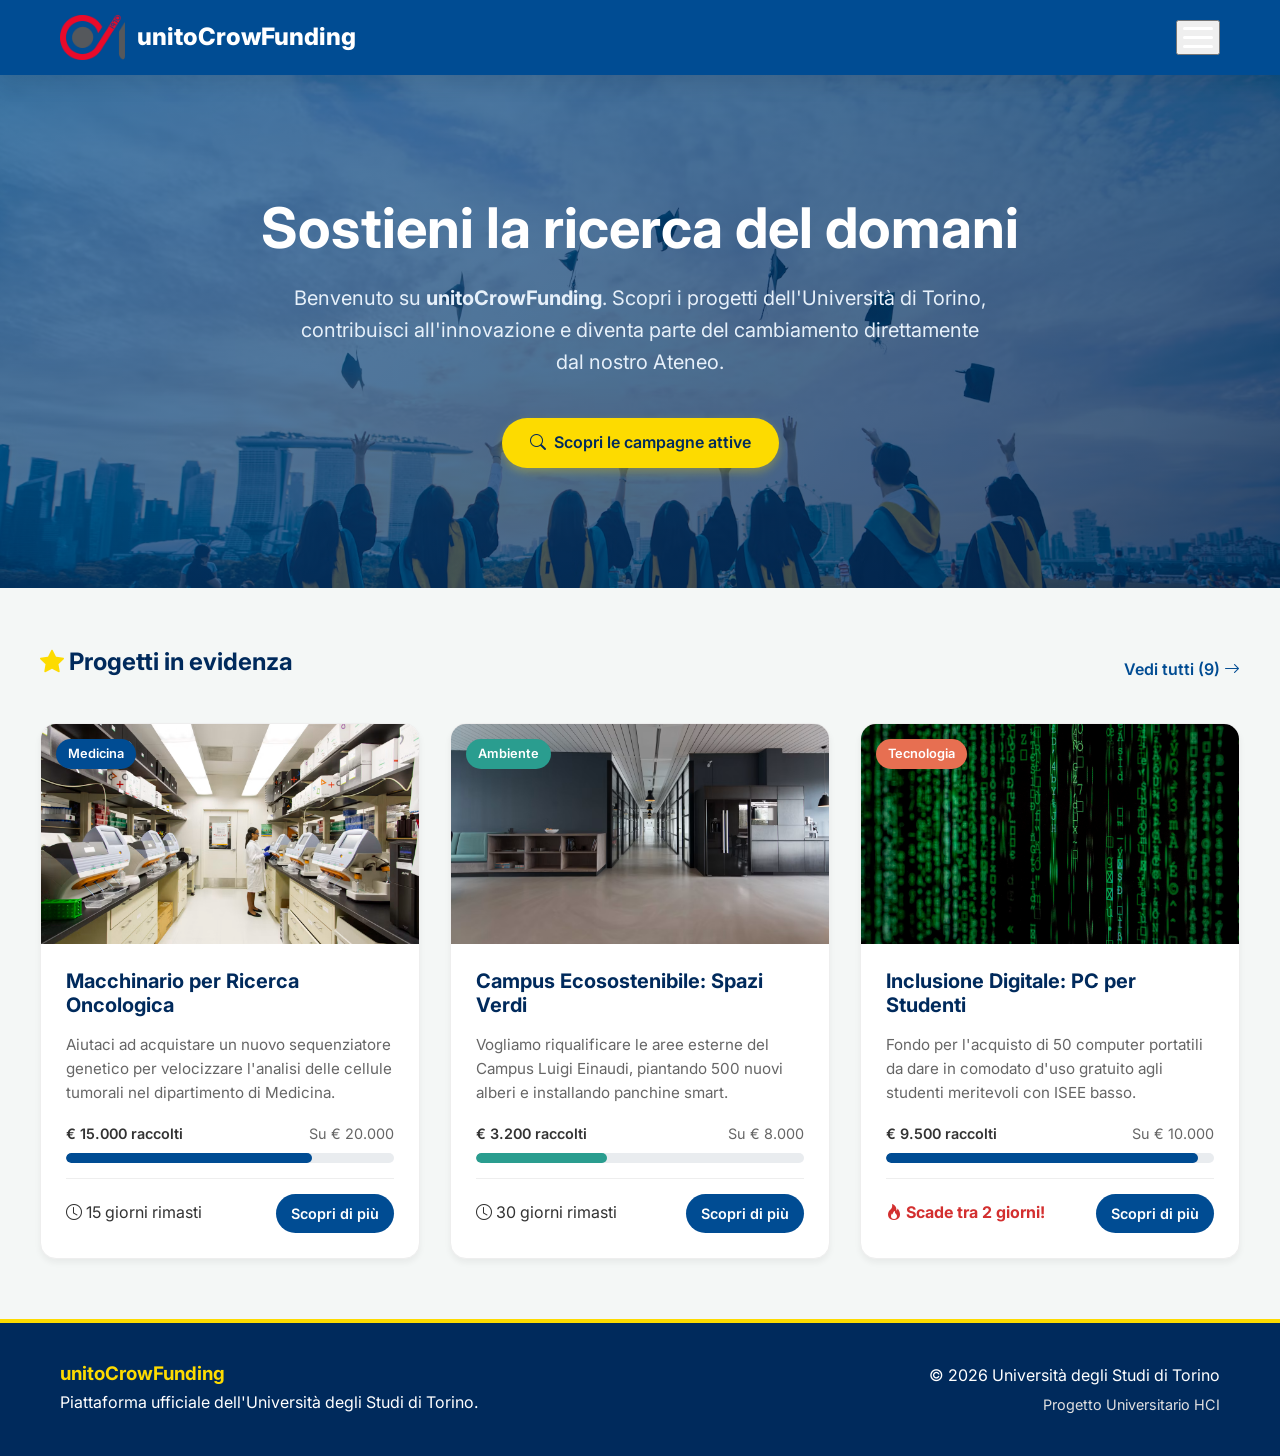
<file: Assignement_2/index.html>
<!DOCTYPE html>
<html lang="it">
<head>
    <meta charset="UTF-8">
    <meta name="viewport" content="width=device-width, initial-scale=1.0">
    <title>unitoCrowFunding - Università di Torino</title>
    <link rel="stylesheet" href="https://cdn.jsdelivr.net/npm/bootstrap-icons@1.10.5/font/bootstrap-icons.css">
    <link rel="stylesheet" href="css/style.css">
</head>
<body>
    <div class="overlay-bg"></div>
    <nav class="navbar">
        <div class="container nav-container">
            <a href="index.html" class="brand">
                <img src="img/logo-unito.png" alt="Logo UniTo">
                unitoCrowFunding
            </a>
            <!-- HAMBURGER ICONA GLOBALE -->
            <button class="hamburger" aria-label="Apri menu di navigazione">
                <span></span><span></span><span></span>
            </button>
            <!-- MENU LATERALE -->
            <ul class="nav-links">
                <li><a href="index.html" class="active"><span class="bi bi-house-door me-2" aria-hidden="true"></span> Home</a></li>
                <li><a href="esplora.html"><span class="bi bi-compass me-2" aria-hidden="true"></span> Esplora Progetti</a></li>
                <li><a href="proponi.html"><span class="bi bi-plus-circle me-2" aria-hidden="true"></span> Proponi Progetto</a></li>
                <li><a href="faq.html"><span class="bi bi-question-circle me-2" aria-hidden="true"></span> FAQ</a></li>
                
                <li style="margin-top: auto;"><a href="#" class="btn btn-outline" style="width: 100%;"><span class="bi bi-person" aria-hidden="true"></span> Accedi</a></li>
                <li><a href="#" class="btn btn-warning" style="width: 100%;"><span class="bi bi-lightning-charge-fill" aria-hidden="true"></span> Registrati</a></li>
            </ul>
        </div>
    </nav>

    <header class="hero">
        <div class="container">
            <h1>Sostieni la ricerca del domani</h1>
            <p>Benvenuto su <strong>unitoCrowFunding</strong>. Scopri i progetti dell'Università di Torino, contribuisci all'innovazione e diventa parte del cambiamento direttamente dal nostro Ateneo.</p>
            <a href="esplora.html" class="btn btn-warning"><span class="bi bi-search" aria-hidden="true"></span> Scopri le campagne attive</a>
        </div>
    </header>

    <main class="main-content container">
        <div class="flex-between">
            <h2><span class="bi bi-star-fill" style="color: var(--unito-yellow);" aria-hidden="true"></span> Progetti in evidenza</h2>
            <a href="esplora.html" style="font-weight: 600;">Vedi tutti (9) <span class="bi bi-arrow-right" aria-hidden="true"></span></a>
        </div>
        
        <div class="grid grid-3" id="projects-grid">
            <a href="progetto.html#onco" class="card-link" aria-label="Vai al progetto Macchinario per Ricerca Oncologica">
                <article class="card">
                    <div class="badge">Medicina</div>
                    <div class="card-img">
                        <img src="img/onco.jpg" alt="Ricercatore che utilizza un sequenziatore genetico">
                    </div>
                    <div class="card-content">
                        <h3 class="card-title">Macchinario per Ricerca Oncologica</h3>
                        <p class="card-desc">Aiutaci ad acquistare un nuovo sequenziatore genetico per velocizzare l'analisi delle cellule tumorali nel dipartimento di Medicina.</p>
                        <div class="card-footer">
                            <div class="progress-stats">
                                <span>€ 15.000 raccolti</span>
                                <span style="color: #666666; font-weight: normal;">Su € 20.000</span>
                            </div>
                            <div class="progress-track">
                                <div class="progress-fill blue" data-width="75%" style="width: 0;"></div>
                            </div>
                            <div class="card-meta">
                                <span><span class="bi bi-clock" aria-hidden="true"></span> 15 giorni rimasti</span>
                                <span class="btn btn-primary" style="padding: 8px 15px; font-size: 0.9rem;">Scopri di più</span>
                            </div>
                        </div>
                    </div>
                </article>
            </a>

            <a href="progetto.html#campus" class="card-link" aria-label="Vai al progetto Campus Ecosostenibile">
                <article class="card">
                    <div class="badge green">Ambiente</div>
                    <div class="card-img">
                        <img src="img/campus.jpg" alt="Aree verdi del Campus Luigi Einaudi">
                    </div>
                    <div class="card-content">
                        <h3 class="card-title">Campus Ecosostenibile: Spazi Verdi</h3>
                        <p class="card-desc">Vogliamo riqualificare le aree esterne del Campus Luigi Einaudi, piantando 500 nuovi alberi e installando panchine smart.</p>
                        <div class="card-footer">
                            <div class="progress-stats">
                                <span>€ 3.200 raccolti</span>
                                <span style="color: #666666; font-weight: normal;">Su € 8.000</span>
                            </div>
                            <div class="progress-track">
                                <div class="progress-fill" data-width="40%" style="width: 0;"></div>
                            </div>
                            <div class="card-meta">
                                <span><span class="bi bi-clock" aria-hidden="true"></span> 30 giorni rimasti</span>
                                <span class="btn btn-primary" style="padding: 8px 15px; font-size: 0.9rem;">Scopri di più</span>
                            </div>
                        </div>
                    </div>
                </article>
            </a>

            <a href="progetto.html#inclusione" class="card-link" aria-label="Vai al progetto Inclusione Digitale">
                <article class="card">
                    <div class="badge orange">Tecnologia</div>
                    <div class="card-img">
                        <img src="img/inclusione.jpg" alt="Studenti che utilizzano computer portatili">
                    </div>
                    <div class="card-content">
                        <h3 class="card-title">Inclusione Digitale: PC per Studenti</h3>
                        <p class="card-desc">Fondo per l'acquisto di 50 computer portatili da dare in comodato d'uso gratuito agli studenti meritevoli con ISEE basso.</p>
                        <div class="card-footer">
                            <div class="progress-stats">
                                <span>€ 9.500 raccolti</span>
                                <span style="color: #666666; font-weight: normal;">Su € 10.000</span>
                            </div>
                            <div class="progress-track">
                                <div class="progress-fill blue" data-width="95%" style="width: 0;"></div>
                            </div>
                            <div class="card-meta">
                                <span style="color: #d32f2f; font-weight: bold;"><span class="bi bi-fire" aria-hidden="true"></span> Scade tra 2 giorni!</span>
                                <span class="btn btn-primary" style="padding: 8px 15px; font-size: 0.9rem;">Scopri di più</span>
                            </div>
                        </div>
                    </div>
                </article>
            </a>
        </div>
    </main>

    <!-- Aggiunto background-color inline per far calcolare il contrasto ad AChecker -->
    <footer style="background-color: #002a5c;">
        <div class="container flex-between" style="flex-wrap: wrap; gap: 20px;">
            <div>
                <h3 style="color: #fddb00; margin-bottom: 5px;">unitoCrowFunding</h3>
                <p style="color: #ffffff; margin-bottom: 0;">Piattaforma ufficiale dell'Università degli Studi di Torino.</p>
            </div>
            <div style="text-align: right;">
                <p style="margin-bottom: 5px; color: #ffffff;">&copy; 2026 Università degli Studi di Torino</p>
                <p style="margin-bottom: 0; font-size: 0.9rem; color: #e0e0e0;">Progetto Universitario HCI</p>
            </div>
        </div>
    </footer>
    <script src="js/script.js"></script>
</body>
</html>
</file>
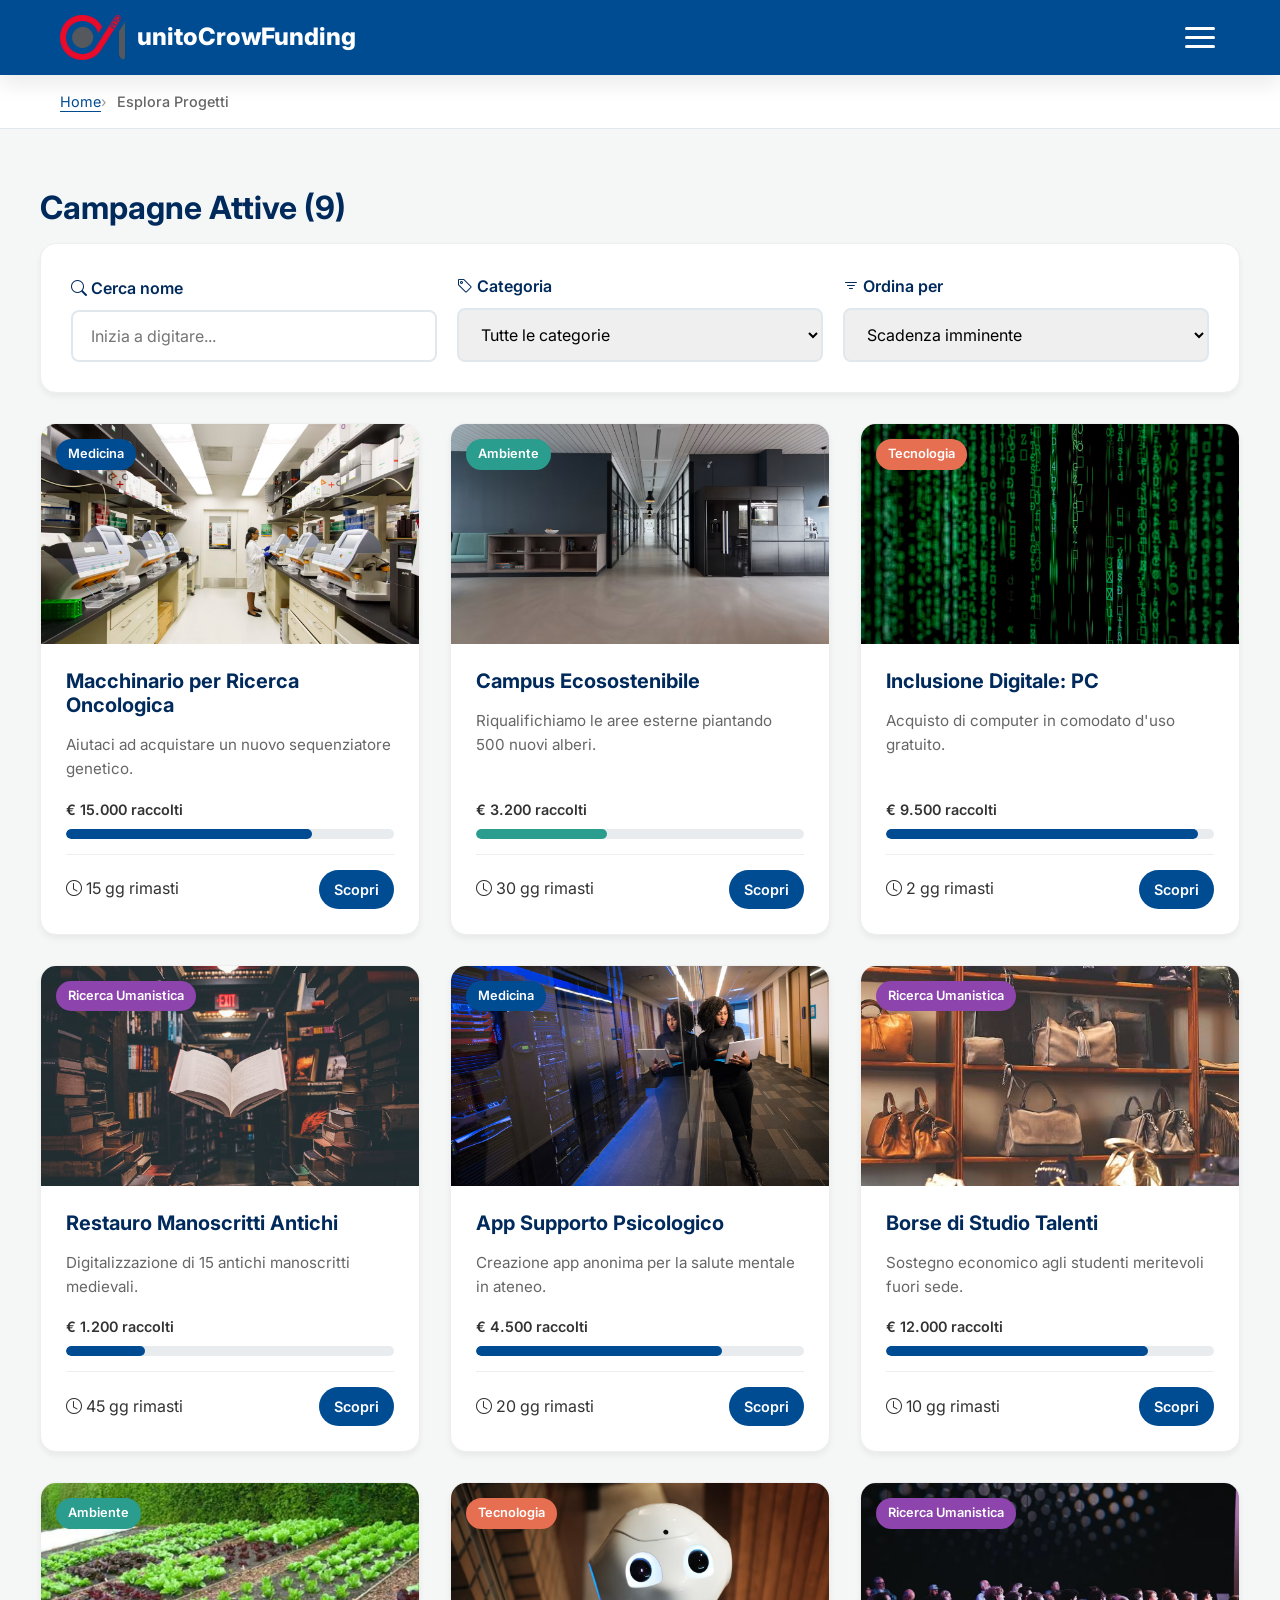
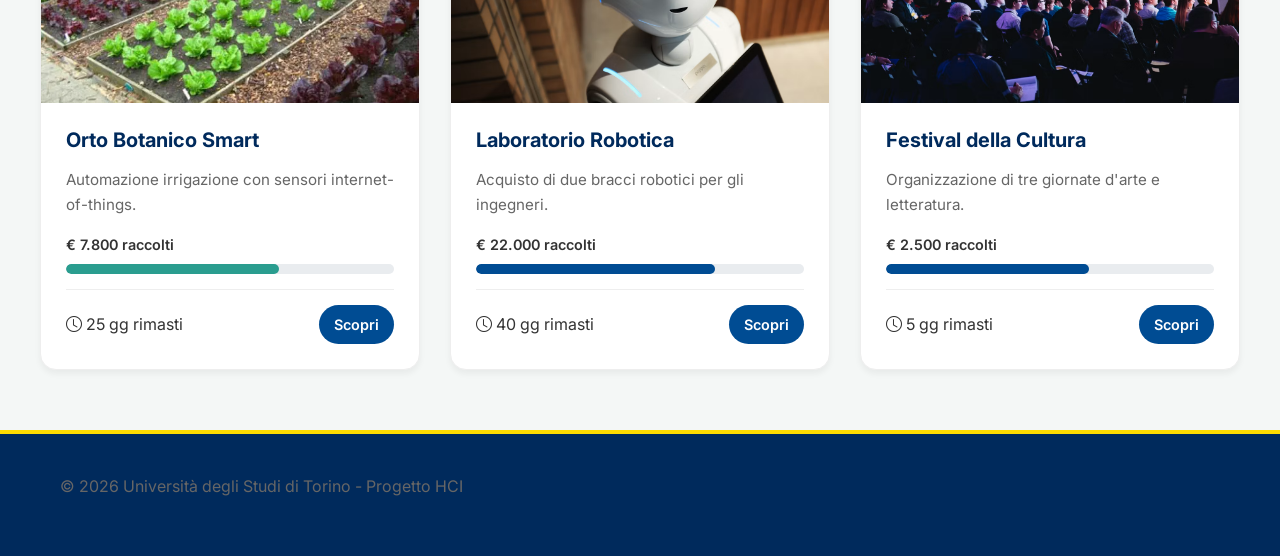
<file: Assignement_2/esplora.html>
<!DOCTYPE html>
<html lang="it">
<head>
    <meta charset="UTF-8">
    <meta name="viewport" content="width=device-width, initial-scale=1.0">
    <title>Esplora 9 Progetti - unitoCrowFunding</title>
    <link rel="stylesheet" href="https://cdn.jsdelivr.net/npm/bootstrap-icons@1.10.5/font/bootstrap-icons.css">
    <link rel="stylesheet" href="css/style.css">
</head>
<body>
    <div class="overlay-bg"></div>
    <nav class="navbar">
        <div class="container nav-container">
            <a href="index.html" class="brand">
                <img src="img/logo-unito.png" alt="Logo UniTo">
                unitoCrowFunding
            </a>
            <div class="hamburger">
                <span></span><span></span><span></span>
            </div>
            <ul class="nav-links">
                <li><a href="index.html"><i class="bi bi-house-door me-2"></i> Home</a></li>
                <li><a href="esplora.html" class="active"><i class="bi bi-compass me-2"></i> Esplora Progetti</a></li>
                <li><a href="proponi.html"><i class="bi bi-plus-circle me-2"></i> Proponi Progetto</a></li>
                <li><a href="faq.html"><i class="bi bi-question-circle me-2"></i> FAQ</a></li>
                <li style="margin-top: auto;"><a href="#" class="btn btn-outline" style="width: 100%;"><i class="bi bi-person"></i> Accedi</a></li>
                <li><a href="#" class="btn btn-warning" style="width: 100%;"><i class="bi bi-lightning-charge-fill"></i> Registrati</a></li>
            </ul>
        </div>
    </nav>

    <div class="breadcrumb-wrap">
        <div class="container">
            <ul class="breadcrumb">
                <li><a href="index.html">Home</a></li>
                <li class="active">Esplora Progetti</li>
            </ul>
        </div>
    </div>

    <main class="main-content container">
        <h1>Campagne Attive (9)</h1>

        <!-- FILTRI E AUTO-SUGGEST FUNZIONANTI -->
        <div class="filters-card">
            <form style="display: grid; grid-template-columns: repeat(auto-fit, minmax(200px, 1fr)); gap: 20px; align-items: end;">
                <div class="form-group" style="margin-bottom: 0;">
                    <label class="form-label" for="search"><i class="bi bi-search"></i> Cerca nome</label>
                    <input type="text" class="form-control" id="search" placeholder="Inizia a digitare..." autocomplete="off">
                    <ul id="suggestions" class="suggestions-list"></ul>
                </div>
                <div class="form-group" style="margin-bottom: 0;">
                    <label class="form-label" for="cat"><i class="bi bi-tag"></i> Categoria</label>
                    <select class="form-control" id="cat">
                        <option>Tutte le categorie</option>
                        <option>Medicina</option>
                        <option>Ambiente</option>
                        <option>Tecnologia</option>
                        <option>Ricerca Umanistica</option>
                    </select>
                </div>
                <div class="form-group" style="margin-bottom: 0;">
                    <label class="form-label" for="sort"><i class="bi bi-filter"></i> Ordina per</label>
                    <select class="form-control" id="sort">
                        <option>Scadenza imminente</option>
                        <option>Più recenti</option>
                        <option>Vicini all'obiettivo</option>
                    </select>
                </div>
            </form>
        </div>

        <div class="grid grid-3" id="projects-grid">
            <a href="progetto.html#onco" class="card-link project-card" data-title="Macchinario per Ricerca Oncologica" data-category="Medicina" data-days="15" data-progress="75">
                <article class="card">
                    <div class="badge">Medicina</div>
                    <div class="card-img"><img src="img/onco.jpg" alt="Onco"></div>
                    <div class="card-content">
                        <h3 class="card-title">Macchinario per Ricerca Oncologica</h3>
                        <p class="card-desc">Aiutaci ad acquistare un nuovo sequenziatore genetico.</p>
                        <div class="card-footer">
                            <div class="progress-stats"><span>€ 15.000 raccolti</span></div>
                            <div class="progress-track"><div class="progress-fill blue" data-width="75%"></div></div>
                            <div class="card-meta"><span><i class="bi bi-clock"></i> 15 gg rimasti</span><span class="btn btn-primary" style="padding: 8px 15px; font-size: 0.9rem;">Scopri</span></div>
                        </div>
                    </div>
                </article>
            </a>
            
            <a href="progetto.html#campus" class="card-link project-card" data-title="Campus Ecosostenibile: Spazi Verdi" data-category="Ambiente" data-days="30" data-progress="40">
                <article class="card">
                    <div class="badge green">Ambiente</div>
                    <div class="card-img"><img src="img/campus.jpg" alt="Campus"></div>
                    <div class="card-content">
                        <h3 class="card-title">Campus Ecosostenibile</h3>
                        <p class="card-desc">Riqualifichiamo le aree esterne piantando 500 nuovi alberi.</p>
                        <div class="card-footer">
                            <div class="progress-stats"><span>€ 3.200 raccolti</span></div>
                            <div class="progress-track"><div class="progress-fill" data-width="40%"></div></div>
                            <div class="card-meta"><span><i class="bi bi-clock"></i> 30 gg rimasti</span><span class="btn btn-primary" style="padding: 8px 15px; font-size: 0.9rem;">Scopri</span></div>
                        </div>
                    </div>
                </article>
            </a>
            
            <a href="progetto.html#inclusione" class="card-link project-card" data-title="Inclusione Digitale: PC per Studenti" data-category="Tecnologia" data-days="2" data-progress="95">
                <article class="card">
                    <div class="badge orange">Tecnologia</div>
                    <div class="card-img"><img src="img/inclusione.jpg" alt="PC"></div>
                    <div class="card-content">
                        <h3 class="card-title">Inclusione Digitale: PC</h3>
                        <p class="card-desc">Acquisto di computer in comodato d'uso gratuito.</p>
                        <div class="card-footer">
                            <div class="progress-stats"><span>€ 9.500 raccolti</span></div>
                            <div class="progress-track"><div class="progress-fill blue" data-width="95%"></div></div>
                            <div class="card-meta"><span><i class="bi bi-clock"></i> 2 gg rimasti</span><span class="btn btn-primary" style="padding: 8px 15px; font-size: 0.9rem;">Scopri</span></div>
                        </div>
                    </div>
                </article>
            </a>

            <a href="progetto.html#manoscritti" class="card-link project-card" data-title="Restauro Manoscritti Antichi" data-category="Ricerca Umanistica" data-days="45" data-progress="24">
                <article class="card">
                    <div class="badge purple">Ricerca Umanistica</div>
                    <div class="card-img"><img src="img/manoscritti.jpg" alt="Manoscritti"></div>
                    <div class="card-content">
                        <h3 class="card-title">Restauro Manoscritti Antichi</h3>
                        <p class="card-desc">Digitalizzazione di 15 antichi manoscritti medievali.</p>
                        <div class="card-footer">
                            <div class="progress-stats"><span>€ 1.200 raccolti</span></div>
                            <div class="progress-track"><div class="progress-fill blue" data-width="24%"></div></div>
                            <div class="card-meta"><span><i class="bi bi-clock"></i> 45 gg rimasti</span><span class="btn btn-primary" style="padding: 8px 15px; font-size: 0.9rem;">Scopri</span></div>
                        </div>
                    </div>
                </article>
            </a>

            <a href="progetto.html#app_psi" class="card-link project-card" data-title="App Supporto Psicologico Studenti" data-category="Medicina" data-days="20" data-progress="75">
                <article class="card">
                    <div class="badge">Medicina</div>
                    <div class="card-img"><img src="img/app_psi.jpg" alt="Psicologia"></div>
                    <div class="card-content">
                        <h3 class="card-title">App Supporto Psicologico</h3>
                        <p class="card-desc">Creazione app anonima per la salute mentale in ateneo.</p>
                        <div class="card-footer">
                            <div class="progress-stats"><span>€ 4.500 raccolti</span></div>
                            <div class="progress-track"><div class="progress-fill blue" data-width="75%"></div></div>
                            <div class="card-meta"><span><i class="bi bi-clock"></i> 20 gg rimasti</span><span class="btn btn-primary" style="padding: 8px 15px; font-size: 0.9rem;">Scopri</span></div>
                        </div>
                    </div>
                </article>
            </a>

            <a href="progetto.html#borse" class="card-link project-card" data-title="Borse di Studio Talenti" data-category="Ricerca Umanistica" data-days="10" data-progress="80">
                <article class="card">
                    <div class="badge purple">Ricerca Umanistica</div>
                    <div class="card-img"><img src="img/borse.jpg" alt="Borse"></div>
                    <div class="card-content">
                        <h3 class="card-title">Borse di Studio Talenti</h3>
                        <p class="card-desc">Sostegno economico agli studenti meritevoli fuori sede.</p>
                        <div class="card-footer">
                            <div class="progress-stats"><span>€ 12.000 raccolti</span></div>
                            <div class="progress-track"><div class="progress-fill blue" data-width="80%"></div></div>
                            <div class="card-meta"><span><i class="bi bi-clock"></i> 10 gg rimasti</span><span class="btn btn-primary" style="padding: 8px 15px; font-size: 0.9rem;">Scopri</span></div>
                        </div>
                    </div>
                </article>
            </a>

            <a href="progetto.html#orto" class="card-link project-card" data-title="Orto Botanico Smart IoT" data-category="Ambiente" data-days="25" data-progress="65">
                <article class="card">
                    <div class="badge green">Ambiente</div>
                    <div class="card-img"><img src="img/orto.jpg" alt="Orto"></div>
                    <div class="card-content">
                        <h3 class="card-title">Orto Botanico Smart</h3>
                        <p class="card-desc">Automazione irrigazione con sensori internet-of-things.</p>
                        <div class="card-footer">
                            <div class="progress-stats"><span>€ 7.800 raccolti</span></div>
                            <div class="progress-track"><div class="progress-fill" data-width="65%"></div></div>
                            <div class="card-meta"><span><i class="bi bi-clock"></i> 25 gg rimasti</span><span class="btn btn-primary" style="padding: 8px 15px; font-size: 0.9rem;">Scopri</span></div>
                        </div>
                    </div>
                </article>
            </a>

            <a href="progetto.html#robotica" class="card-link project-card" data-title="Laboratorio Robotica Avanzata" data-category="Tecnologia" data-days="40" data-progress="73">
                <article class="card">
                    <div class="badge orange">Tecnologia</div>
                    <div class="card-img"><img src="img/robotica.jpg" alt="Robot"></div>
                    <div class="card-content">
                        <h3 class="card-title">Laboratorio Robotica</h3>
                        <p class="card-desc">Acquisto di due bracci robotici per gli ingegneri.</p>
                        <div class="card-footer">
                            <div class="progress-stats"><span>€ 22.000 raccolti</span></div>
                            <div class="progress-track"><div class="progress-fill blue" data-width="73%"></div></div>
                            <div class="card-meta"><span><i class="bi bi-clock"></i> 40 gg rimasti</span><span class="btn btn-primary" style="padding: 8px 15px; font-size: 0.9rem;">Scopri</span></div>
                        </div>
                    </div>
                </article>
            </a>

            <a href="progetto.html#festival" class="card-link project-card" data-title="Festival della Cultura Studentesca" data-category="Ricerca Umanistica" data-days="5" data-progress="62">
                <article class="card">
                    <div class="badge purple">Ricerca Umanistica</div>
                    <div class="card-img"><img src="img/festival.jpg" alt="Festival"></div>
                    <div class="card-content">
                        <h3 class="card-title">Festival della Cultura</h3>
                        <p class="card-desc">Organizzazione di tre giornate d'arte e letteratura.</p>
                        <div class="card-footer">
                            <div class="progress-stats"><span>€ 2.500 raccolti</span></div>
                            <div class="progress-track"><div class="progress-fill blue" data-width="62%"></div></div>
                            <div class="card-meta"><span><i class="bi bi-clock"></i> 5 gg rimasti</span><span class="btn btn-primary" style="padding: 8px 15px; font-size: 0.9rem;">Scopri</span></div>
                        </div>
                    </div>
                </article>
            </a>
        </div>
    </main>

    <footer>
        <div class="container text-center">
            <p>&copy; 2026 Università degli Studi di Torino - Progetto HCI</p>
        </div>
    </footer>
    <script src="js/script.js"></script>
</body>
</html>
</file>
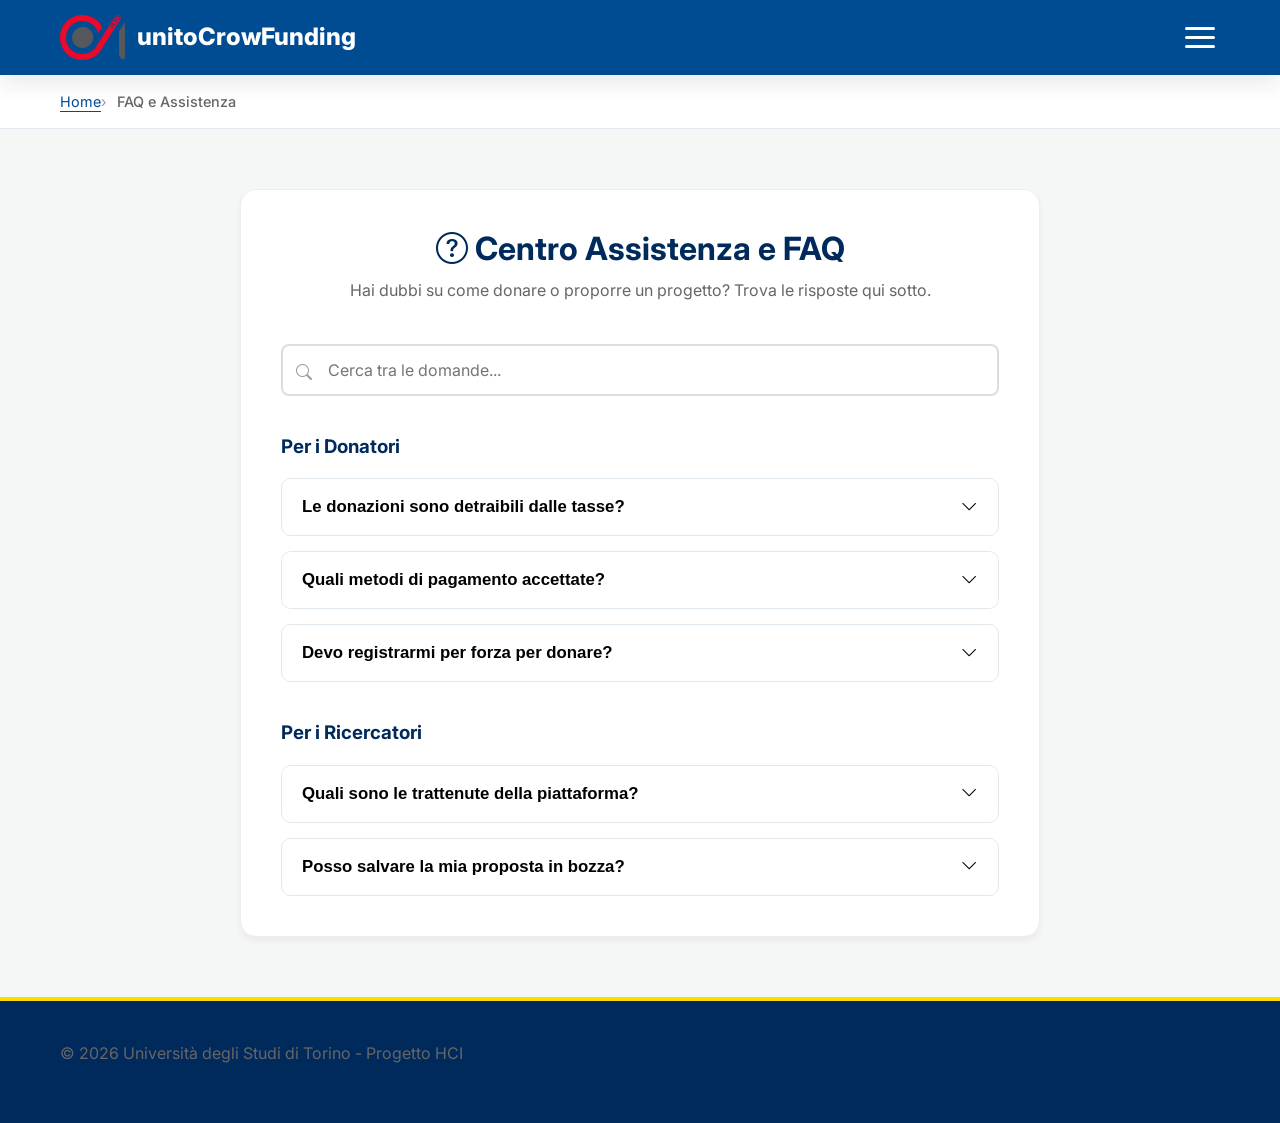
<file: Assignement_2/faq.html>
<!DOCTYPE html>
<html lang="it">
<head>
    <meta charset="UTF-8">
    <meta name="viewport" content="width=device-width, initial-scale=1.0">
    <title>FAQ - unitoCrowFunding</title>
    <link rel="stylesheet" href="https://cdn.jsdelivr.net/npm/bootstrap-icons@1.10.5/font/bootstrap-icons.css">
    <link rel="stylesheet" href="css/style.css">
</head>
<body>
    <div class="overlay-bg"></div>
    <nav class="navbar">
        <div class="container nav-container">
            <a href="index.html" class="brand">
                <img src="img/logo-unito.png" alt="Logo UniTo">
                unitoCrowFunding
            </a>
            <div class="hamburger">
                <span></span><span></span><span></span>
            </div>
            <ul class="nav-links">
                <li><a href="index.html"><i class="bi bi-house-door me-2"></i> Home</a></li>
                <li><a href="esplora.html"><i class="bi bi-compass me-2"></i> Esplora Progetti</a></li>
                <li><a href="proponi.html"><i class="bi bi-plus-circle me-2"></i> Proponi Progetto</a></li>
                <li><a href="faq.html" class="active"><i class="bi bi-question-circle me-2"></i> FAQ</a></li>
                <li style="margin-top: auto;"><a href="#" class="btn btn-outline" style="width: 100%;"><i class="bi bi-person"></i> Accedi</a></li>
                <li><a href="#" class="btn btn-warning" style="width: 100%;"><i class="bi bi-lightning-charge-fill"></i> Registrati</a></li>
            </ul>
        </div>
    </nav>

    <div class="breadcrumb-wrap">
        <div class="container">
            <ul class="breadcrumb">
                <li><a href="index.html">Home</a></li>
                <li class="active">FAQ e Assistenza</li>
            </ul>
        </div>
    </div>

    <main class="main-content container" style="max-width: 800px;">
        
        <div style="background: var(--white); padding: 40px; border-radius: 16px; box-shadow: var(--shadow-sm); border: 1px solid #eee;">
            <h1 style="margin-bottom: 10px; text-align: center;"><i class="bi bi-question-circle text-primary me-2"></i> Centro Assistenza e FAQ</h1>
            <p style="text-align: center; margin-bottom: 40px; color: var(--text-light);">Hai dubbi su come donare o proporre un progetto? Trova le risposte qui sotto.</p>
            
            <!-- BARRA DI RICERCA (z-index corretto a 100 per non sovrapporsi alla navbar) -->
            <div class="form-group" style="position: relative; margin-bottom: 40px; z-index: 100;">
                <i class="bi bi-search" style="position: absolute; left: 15px; top: 16px; color: #999;"></i>
                <input type="text" id="faq-search" class="form-control" placeholder="Cerca tra le domande..." style="padding-left: 45px; border-color: #ddd;" autocomplete="off">
                <!-- Pannello Suggerimenti -->
                <ul id="faq-suggestions" style="position: absolute; top: 100%; left: 0; width: 100%; background: #fff; border: 1px solid #ced4da; border-radius: 8px; box-shadow: 0 10px 20px rgba(0,0,0,0.12); list-style: none; padding: 0; margin-top: 5px; max-height: 250px; overflow-y: auto; display: none;"></ul>
            </div>
            
            <h3 style="margin-bottom: 20px; color: var(--unito-dark-blue);">Per i Donatori</h3>
            <div class="accordion" style="margin-bottom: 40px;">
                <div class="accordion-item">
                    <button class="accordion-header">Le donazioni sono detraibili dalle tasse? <i class="bi bi-chevron-down"></i></button>
                    <div class="accordion-content">
                        <div class="accordion-body">Sì, essendo versate a un ente pubblico (Università degli Studi di Torino), le donazioni sono deducibili/detraibili secondo le normative vigenti. Entro 48 ore riceverai la ricevuta fiscale valida.</div>
                    </div>
                </div>
                <div class="accordion-item">
                    <button class="accordion-header">Quali metodi di pagamento accettate? <i class="bi bi-chevron-down"></i></button>
                    <div class="accordion-content">
                        <div class="accordion-body">Accettiamo tutte le principali Carte di Credito/Debito tramite il sistema Stripe e bonifico bancario diretto tramite PagoPA.</div>
                    </div>
                </div>
                <div class="accordion-item">
                    <button class="accordion-header">Devo registrarmi per forza per donare? <i class="bi bi-chevron-down"></i></button>
                    <div class="accordion-content">
                        <div class="accordion-body">Assolutamente no (Regola HCI 3). È possibile effettuare una donazione "Ospite" inserendo unicamente i propri dati di pagamento e un'email per ricevere la ricevuta, senza obbligo di creare un account con password.</div>
                    </div>
                </div>
            </div>

            <h3 style="margin-bottom: 20px; color: var(--unito-dark-blue);">Per i Ricercatori</h3>
            <div class="accordion">
                <div class="accordion-item">
                    <button class="accordion-header">Quali sono le trattenute della piattaforma? <i class="bi bi-chevron-down"></i></button>
                    <div class="accordion-content">
                        <div class="accordion-body">Per i progetti interni UniTo <strong>non ci sono trattenute aggiuntive</strong> per l'utilizzo della piattaforma unitoCrowFunding.</div>
                    </div>
                </div>
                <div class="accordion-item">
                    <button class="accordion-header">Posso salvare la mia proposta in bozza? <i class="bi bi-chevron-down"></i></button>
                    <div class="accordion-content">
                        <div class="accordion-body">Sì, il sistema permette di salvare automaticamente il lavoro in bozza. Clicca l'apposito pulsante nel form per non perdere i dati.</div>
                    </div>
                </div>
            </div>

        </div>

    </main>

    <footer>
        <div class="container text-center">
            <p>&copy; 2026 Università degli Studi di Torino - Progetto HCI</p>
        </div>
    </footer>
    <script src="js/script.js"></script>

    <script>
        document.addEventListener("DOMContentLoaded", function () {
            const searchInput = document.getElementById('faq-search');
            const suggestionsList = document.getElementById('faq-suggestions');
            const accordionItems = document.querySelectorAll('.accordion-item');

            if (searchInput && suggestionsList) {
                searchInput.addEventListener('input', function () {
                    const query = this.value.toLowerCase().trim();
                    suggestionsList.innerHTML = '';
                    
                    if (query.length === 0) {
                        suggestionsList.style.display = 'none';
                        accordionItems.forEach(item => item.style.display = 'block');
                        return;
                    }

                    let matches = 0;
                    accordionItems.forEach(item => {
                        const questionBtn = item.querySelector('.accordion-header');
                        const questionText = questionBtn.textContent.trim();
                        
                        if (questionText.toLowerCase().includes(query)) {
                            matches++;
                            
                            const li = document.createElement('li');
                            li.style.cssText = "padding: 12px 18px; cursor: pointer; border-bottom: 1px solid #f8f9fa; font-weight: 500; color: #333; transition: background 0.2s;";
                            li.innerHTML = `<i class="bi bi-search me-2" style="color: #999;"></i> ${questionText}`;
                            
                            li.addEventListener('mouseenter', () => { li.style.backgroundColor = '#e6f0fa'; li.style.color = '#004c93'; });
                            li.addEventListener('mouseleave', () => { li.style.backgroundColor = 'transparent'; li.style.color = '#333'; });

                            li.addEventListener('click', () => {
                                searchInput.value = questionText;
                                suggestionsList.style.display = 'none';
                                
                                accordionItems.forEach(acc => {
                                    if (acc === item) {
                                        acc.style.display = 'block';
                                    } else {
                                        acc.style.display = 'none';
                                    }
                                });
                            });
                            
                            suggestionsList.appendChild(li);
                        }
                    });

                    suggestionsList.style.display = matches > 0 ? 'block' : 'none';
                });

                document.addEventListener('click', (e) => {
                    if (!searchInput.contains(e.target) && !suggestionsList.contains(e.target)) {
                        suggestionsList.style.display = 'none';
                    }
                });
            }
        });
    </script>
</body>
</html>
</file>
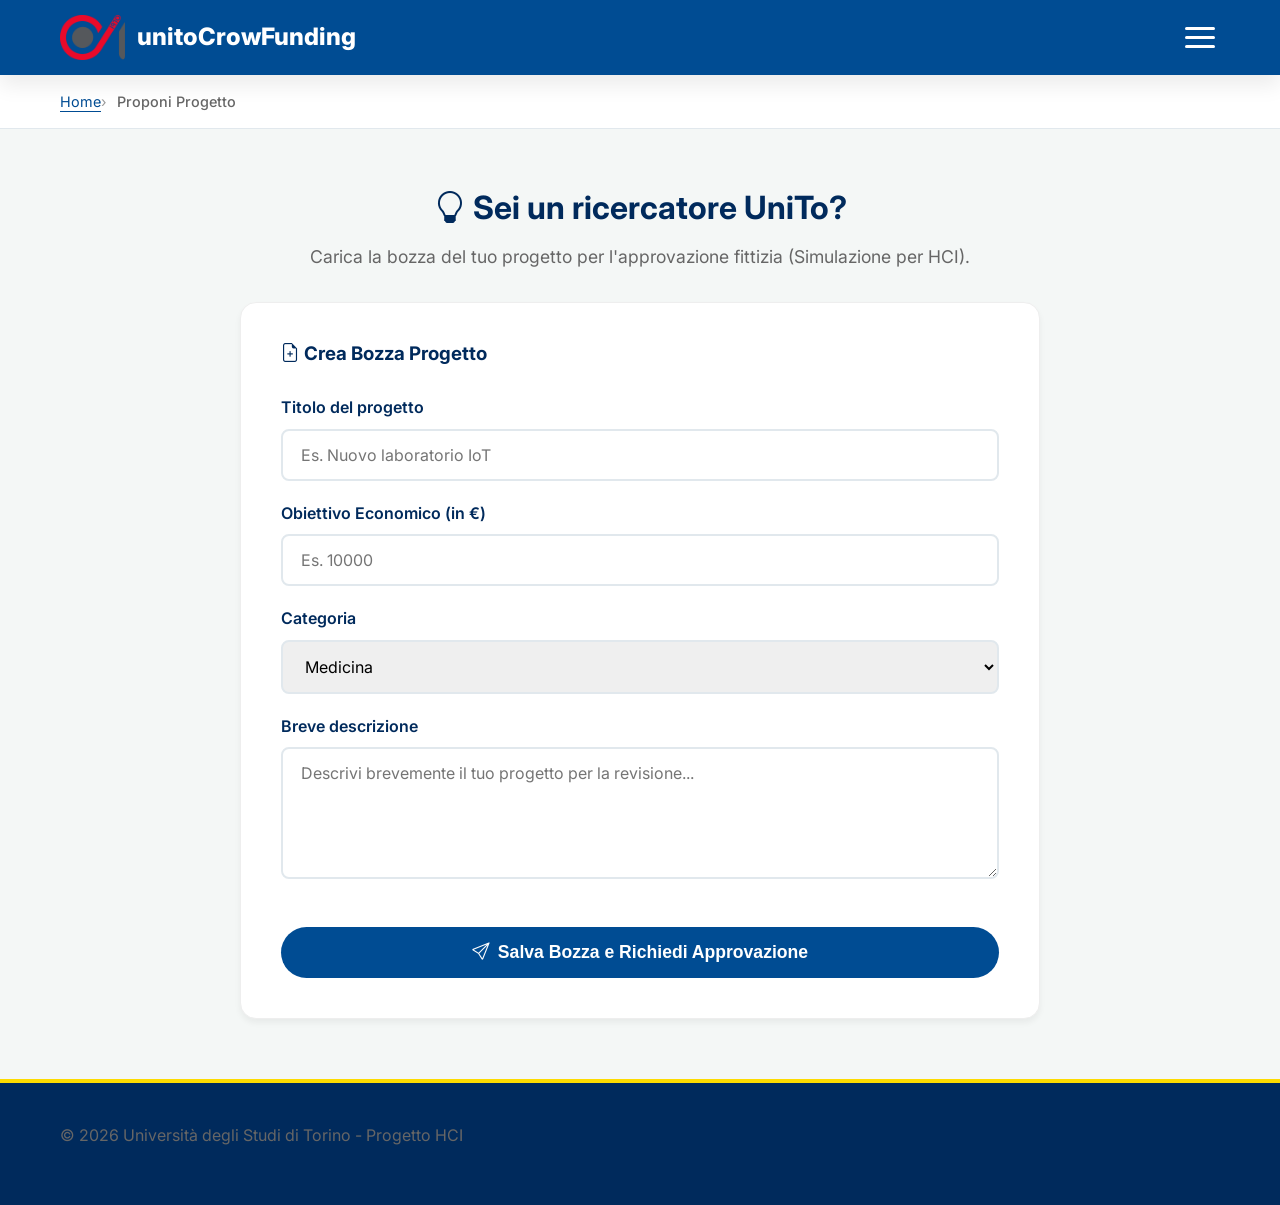
<file: Assignement_2/proponi.html>
<!DOCTYPE html>
<html lang="it">
<head>
    <meta charset="UTF-8">
    <meta name="viewport" content="width=device-width, initial-scale=1.0">
    <title>Proponi Progetto - unitoCrowFunding</title>
    <link rel="stylesheet" href="https://cdn.jsdelivr.net/npm/bootstrap-icons@1.10.5/font/bootstrap-icons.css">
    <link rel="stylesheet" href="css/style.css">
</head>
<body>
    <div class="overlay-bg"></div>
    <nav class="navbar">
        <div class="container nav-container">
            <a href="index.html" class="brand">
                <img src="img/logo-unito.png" alt="Logo UniTo">
                unitoCrowFunding
            </a>
            <div class="hamburger">
                <span></span><span></span><span></span>
            </div>
            <ul class="nav-links">
                <li><a href="index.html"><i class="bi bi-house-door me-2"></i> Home</a></li>
                <li><a href="esplora.html"><i class="bi bi-compass me-2"></i> Esplora Progetti</a></li>
                <li><a href="proponi.html" class="active"><i class="bi bi-plus-circle me-2"></i> Proponi Progetto</a></li>
                <li><a href="faq.html"><i class="bi bi-question-circle me-2"></i> FAQ</a></li>
                <li style="margin-top: auto;"><a href="#" class="btn btn-outline" style="width: 100%;"><i class="bi bi-person"></i> Accedi</a></li>
                <li><a href="#" class="btn btn-warning" style="width: 100%;"><i class="bi bi-lightning-charge-fill"></i> Registrati</a></li>
            </ul>
        </div>
    </nav>

    <div class="breadcrumb-wrap">
        <div class="container">
            <ul class="breadcrumb">
                <li><a href="index.html">Home</a></li>
                <li class="active">Proponi Progetto</li>
            </ul>
        </div>
    </div>

    <main class="main-content container" style="max-width: 800px;">
        
        <div>
            <h1 style="text-align: center;"><i class="bi bi-lightbulb text-warning"></i> Sei un ricercatore UniTo?</h1>
            <p style="font-size: 1.1rem; margin-bottom: 30px; text-align: center;">Carica la bozza del tuo progetto per l'approvazione fittizia (Simulazione per HCI).</p>
            
            <div style="background: var(--white); padding: 40px; border-radius: 16px; border: 1px solid #eee; box-shadow: var(--shadow-sm);">
                <h3 style="margin-bottom: 30px;"><i class="bi bi-file-earmark-plus text-primary"></i> Crea Bozza Progetto</h3>
                
                <form id="proponiForm" class="needs-validation" novalidate>
                    <div class="form-group">
                        <label class="form-label">Titolo del progetto</label>
                        <input type="text" class="form-control" required placeholder="Es. Nuovo laboratorio IoT">
                        <div class="invalid-feedback">Inserisci un titolo per il progetto.</div>
                    </div>
                    <div class="form-group">
                        <label class="form-label">Obiettivo Economico (in €)</label>
                        <input type="number" class="form-control" required placeholder="Es. 10000" min="500">
                        <div class="invalid-feedback">L'importo minimo per proporre un progetto è 500€.</div>
                    </div>
                    <div class="form-group">
                        <label class="form-label">Categoria</label>
                        <select class="form-control">
                            <option>Medicina</option>
                            <option>Ambiente</option>
                            <option>Tecnologia</option>
                            <option>Ricerca Umanistica</option>
                        </select>
                    </div>
                    <div class="form-group">
                        <label class="form-label">Breve descrizione</label>
                        <textarea class="form-control" required rows="5" placeholder="Descrivi brevemente il tuo progetto per la revisione..."></textarea>
                        <div class="invalid-feedback">Inserisci una descrizione.</div>
                    </div>
                    <button type="submit" class="btn btn-primary" style="width: 100%; padding: 15px; font-size: 1.1rem; margin-top: 20px;"><i class="bi bi-send me-2"></i> Salva Bozza e Richiedi Approvazione</button>
                </form>
            </div>
        </div>

    </main>

    <footer>
        <div class="container text-center">
            <p>&copy; 2026 Università degli Studi di Torino - Progetto HCI</p>
        </div>
    </footer>
    <script src="js/script.js"></script>
</body>
</html>
</file>
<file: Assignement_2/css/style.css>
@import url('https://fonts.googleapis.com/css2?family=Inter:wght@300;400;500;600;700;800&display=swap');

:root {
    --unito-blue: #004c93;
    --unito-dark-blue: #002a5c;
    --unito-light-blue: #e6f0fa;
    --unito-yellow: #fddb00;
    --text-color: #333333;
    --text-light: #666666;
    --bg-light: #f4f7f6;
    --white: #ffffff;
    --danger: #e63946;
    --success: #2a9d8f;
    --purple: #8e44ad;
    --shadow-sm: 0 4px 6px rgba(0, 0, 0, 0.05);
    --shadow-md: 0 10px 20px rgba(0, 0, 0, 0.08);
    --shadow-lg: 0 20px 40px rgba(0, 0, 0, 0.12);
    --transition: all 0.3s cubic-bezier(0.25, 0.8, 0.25, 1);
}

* { margin: 0; padding: 0; box-sizing: border-box; }

body {
    font-family: 'Inter', sans-serif;
    color: var(--text-color);
    background-color: var(--bg-light);
    line-height: 1.6;
    display: flex;
    flex-direction: column;
    min-height: 100vh;
}

h1, h2, h3, h4 { font-weight: 700; color: var(--unito-dark-blue); line-height: 1.2; margin-bottom: 1rem; }
p { margin-bottom: 1rem; color: var(--text-light); }
a { text-decoration: none; color: var(--unito-blue); transition: var(--transition); }
a:hover { color: var(--unito-dark-blue); }
p a, .breadcrumb a, .text-link { text-decoration: underline; text-underline-offset: 4px; }

.container { width: 100%; max-width: 1200px; margin: 0 auto; padding: 0 20px; }
.main-content { flex-grow: 1; padding: 60px 0; }
.grid { display: grid; gap: 30px; }
.grid-3 { grid-template-columns: repeat(auto-fit, minmax(320px, 1fr)); }
.flex-between { display: flex; justify-content: space-between; align-items: center; }

/* Navbar */
.navbar {
    background-color: var(--unito-blue); padding: 15px 0;
    position: sticky; top: 0; z-index: 1000; box-shadow: var(--shadow-md);
}
.nav-container { display: flex; justify-content: space-between; align-items: center; }
.brand {
    display: flex; align-items: center; gap: 12px; font-size: 1.5rem;
    font-weight: 800; color: var(--white) !important; text-decoration: none !important;
    transition: var(--transition);
}
.brand img { height: 45px; border-radius: 4px; }
.brand:hover { color: var(--unito-yellow) !important; transform: scale(1.02); }

/* Sidebar Menu */
.hamburger { display: flex; cursor: pointer; flex-direction: column; gap: 6px; z-index: 1001; padding: 5px; }
.hamburger span { width: 30px; height: 3px; background: var(--white); border-radius: 3px; transition: var(--transition); }
.hamburger.toggle span:nth-child(1) { transform: rotate(-45deg) translate(-5px, 6px); background: var(--unito-yellow); }
.hamburger.toggle span:nth-child(2) { opacity: 0; }
.hamburger.toggle span:nth-child(3) { transform: rotate(45deg) translate(-5px, -6px); background: var(--unito-yellow); }

.nav-links {
    position: fixed; top: 0; right: -400px; width: 320px; height: 100vh;
    background: var(--unito-dark-blue); display: flex; flex-direction: column;
    padding: 100px 40px; gap: 25px; transition: right 0.5s cubic-bezier(0.77, 0, 0.175, 1);
    box-shadow: -10px 0 30px rgba(0,0,0,0.5); z-index: 999; margin: 0; list-style: none;
}
.nav-links.nav-active { right: 0; }
.nav-links a { color: var(--white); font-weight: 500; font-size: 1.1rem; text-decoration: none; position: relative; display: inline-block; }
.nav-links a:not(.btn):hover, .nav-links a.active { color: var(--unito-yellow); }

.overlay-bg {
    position: fixed; top: 0; left: 0; width: 100%; height: 100vh;
    background: rgba(0,0,0,0.5); z-index: 998; opacity: 0; pointer-events: none; transition: opacity 0.3s;
}
.overlay-bg.active { opacity: 1; pointer-events: all; }

/* Buttons */
.btn {
    display: inline-flex; align-items: center; justify-content: center; gap: 8px;
    padding: 12px 28px; border-radius: 50px; font-weight: 600; cursor: pointer;
    text-decoration: none !important; border: none; transition: var(--transition);
}
.btn-primary { background: var(--unito-blue); color: var(--white) !important; }
.btn-primary:hover { background: var(--unito-dark-blue); transform: translateY(-3px); }
.btn-warning {
    background: var(--unito-yellow); color: var(--unito-dark-blue) !important;
    box-shadow: 0 4px 10px rgba(253, 219, 0, 0.3);
}
.btn-warning:hover {
    background: #ffea00; color: #000 !important;
    box-shadow: 0 10px 25px rgba(253, 219, 0, 0.6); transform: translateY(-4px) scale(1.05);
}
.btn-outline { background: transparent; border: 2px solid var(--white); color: var(--white) !important; }

/* Hero */
.hero {
    background: linear-gradient(135deg, rgba(0, 76, 147, 0.65), rgba(0, 42, 92, 0.75)), url('../img/hero.jpg') center/cover fixed;
    color: var(--white); padding: 120px 0; text-align: center;
}
.hero h1 { color: var(--white); font-size: 3.5rem; margin-bottom: 20px; }
.hero p { color: var(--unito-light-blue); font-size: 1.25rem; max-width: 700px; margin: 0 auto 40px; }

/* Breadcrumbs */
.breadcrumb-wrap { background: var(--white); border-bottom: 1px solid #e1e8ed; padding: 15px 0; }
.breadcrumb { list-style: none; display: flex; gap: 10px; font-size: 0.9rem; align-items: center; }
.breadcrumb li:not(:last-child)::after { content: '›'; color: #999; }
.breadcrumb li.active { color: var(--text-light); font-weight: 500; }

/* Project Cards */
#projects-grid { margin-top: 30px; }
.card-link { display: block; text-decoration: none !important; color: inherit !important; border-radius: 16px; transition: var(--transition); }
.card {
    background: var(--white); border-radius: 16px; overflow: hidden;
    box-shadow: var(--shadow-sm); transition: var(--transition); height: 100%;
    display: flex; flex-direction: column; position: relative; border: 1px solid #eee;
}
.card-link:hover { transform: translateY(-10px); }
.card-link:hover .card { box-shadow: var(--shadow-lg); border-color: var(--unito-light-blue); }
.card-img { height: 220px; overflow: hidden; position: relative; }
.card-img img { width: 100%; height: 100%; object-fit: cover; transition: transform 0.6s ease; }
.card-link:hover .card-img img { transform: scale(1.08); }
.badge {
    position: absolute; top: 15px; left: 15px; background: var(--unito-blue);
    color: var(--white); padding: 5px 12px; border-radius: 20px;
    font-size: 0.8rem; font-weight: 600; z-index: 2;
}
.badge.green { background: var(--success); }
.badge.orange { background: #e76f51; }
.badge.purple { background: var(--purple); }

.card-content { padding: 25px; display: flex; flex-direction: column; flex-grow: 1; }
.card-title { font-size: 1.25rem; transition: var(--transition); }
.card-desc { flex-grow: 1; font-size: 0.95rem; }
.progress-stats { display: flex; justify-content: space-between; font-size: 0.9rem; margin-bottom: 8px; font-weight: 600; }
.progress-track { background: #e9ecef; height: 10px; border-radius: 10px; overflow: hidden; margin-bottom: 15px; }
.progress-fill { background: var(--success); height: 100%; border-radius: 10px; transition: width 1s ease-in-out; }
.progress-fill.blue { background: var(--unito-blue); }
.card-meta { display: flex; justify-content: space-between; align-items: center; margin-top: 15px; border-top: 1px solid #eee; padding-top: 15px; }

/* Filter & Suggestions (Esplora) */
.filters-card { background: var(--white); padding: 30px; border-radius: 16px; box-shadow: var(--shadow-sm); border: 1px solid #eee; }
.form-group { margin-bottom: 20px; position: relative; }
.form-label { display: block; font-weight: 600; margin-bottom: 8px; color: var(--unito-dark-blue); }
.form-control {
    width: 100%; padding: 14px 18px; border: 2px solid #e1e8ed; border-radius: 8px;
    font-size: 1rem; transition: var(--transition); font-family: inherit;
}
.form-control:focus { outline: none; border-color: var(--unito-blue); box-shadow: 0 0 0 4px var(--unito-light-blue); }
.form-control.is-invalid { border-color: var(--danger); }
.form-control.is-valid { border-color: var(--success); }
.invalid-feedback { color: var(--danger); font-size: 0.85rem; margin-top: 6px; display: none; }
.is-invalid ~ .invalid-feedback { display: block; animation: shake 0.4s; }

/* Suggerimenti Ricerca */
.suggestions-list {
    position: absolute; top: 100%; left: 0; width: 100%;
    background: var(--white); border: 1px solid #ced4da; border-radius: 8px;
    box-shadow: var(--shadow-lg); list-style: none; padding: 0; margin-top: 5px;
    max-height: 250px; overflow-y: auto; z-index: 2000; display: none;
}
.suggestions-list li { padding: 12px 18px; cursor: pointer; border-bottom: 1px solid #f8f9fa; font-weight: 500; transition: background 0.2s; }
.suggestions-list li:hover { background: var(--unito-light-blue); color: var(--unito-blue); }
.suggestions-list li:last-child { border-bottom: none; }

/* Layout Pagina Progetto (Proporzioni corrette) */
.project-grid { display: grid; grid-template-columns: 1fr 380px; gap: 40px; align-items: start; }
.project-header-img { 
    width: 100%; max-height: 400px; object-fit: cover; 
    border-radius: 16px; margin-bottom: 30px; box-shadow: var(--shadow-md); 
}
.sticky-sidebar { 
    position: sticky; top: 100px; background: var(--white); padding: 30px; 
    border-radius: 16px; box-shadow: var(--shadow-lg); border-top: 6px solid var(--unito-yellow); 
}
.mobile-pay-btn { display: none; margin-bottom: 25px; width: 100%; padding: 18px; font-size: 1.2rem; }

/* Animazione Elaborazione Pagamento */
.payment-overlay {
    position: fixed; top: 0; left: 0; width: 100%; height: 100%;
    background: rgba(0,0,0,0.5); z-index: 9999; display: flex;
    align-items: center; justify-content: center; opacity: 0;
    pointer-events: none; transition: opacity 0.3s ease; backdrop-filter: blur(8px);
}
.payment-overlay.active { opacity: 1; pointer-events: all; }
.payment-box {
    width: 220px; height: 220px; border-radius: 28px;
    background: rgba(30, 30, 30, 0.85); backdrop-filter: blur(20px);
    display: flex; flex-direction: column; align-items: center; justify-content: center;
    color: white; box-shadow: 0 15px 35px rgba(0,0,0,0.3);
    transform: scale(0.9); transition: transform 0.4s cubic-bezier(0.175, 0.885, 0.32, 1.275);
}
.payment-overlay.active .payment-box { transform: scale(1); }
.payment-icon { font-size: 5rem; margin-bottom: 10px; transition: all 0.3s ease; }
.payment-text { font-size: 1.15rem; font-weight: 600; text-align: center; }

@keyframes spin { 100% { transform: rotate(360deg); } }
.spin { animation: spin 1s linear infinite; display: inline-block; }
@keyframes shake { 0%, 100% { transform: translateX(0); } 25% { transform: translateX(-5px); } 75% { transform: translateX(5px); } }

/* Accordion FAQ */
.accordion { display: flex; flex-direction: column; gap: 15px; }
.accordion-item { border: 1px solid #e1e8ed; border-radius: 10px; overflow: hidden; background: var(--white); }
.accordion-header {
    width: 100%; padding: 18px 20px; background: var(--white); border: none; text-align: left;
    font-weight: 600; font-size: 1.05rem; cursor: pointer; display: flex; justify-content: space-between;
}
.accordion-item.active .accordion-header { background: var(--unito-light-blue); color: var(--unito-blue); }
.accordion-content { max-height: 0; overflow: hidden; transition: max-height 0.4s ease-out; }
.accordion-body { padding: 20px; color: var(--text-light); }

footer { background: var(--unito-dark-blue); color: var(--white); padding: 40px 0; margin-top: auto; border-top: 4px solid var(--unito-yellow); }

/* Responsive */
@media (max-width: 992px) {
    .project-grid { grid-template-columns: 1fr; gap: 20px; }
    .sticky-sidebar { position: relative; top: 0; margin-top: 10px; }
    .mobile-pay-btn { display: flex; justify-content: center; }
    .desktop-pay-btn { display: none; }
}
@media (max-width: 768px) {
    .nav-links { width: 280px; right: -300px; padding: 80px 30px; }
    .hero h1 { font-size: 2.5rem; }
    .grid-2, .grid-3 { grid-template-columns: 1fr; }
    .filters-row { flex-direction: column; align-items: stretch; }
}
</file>
